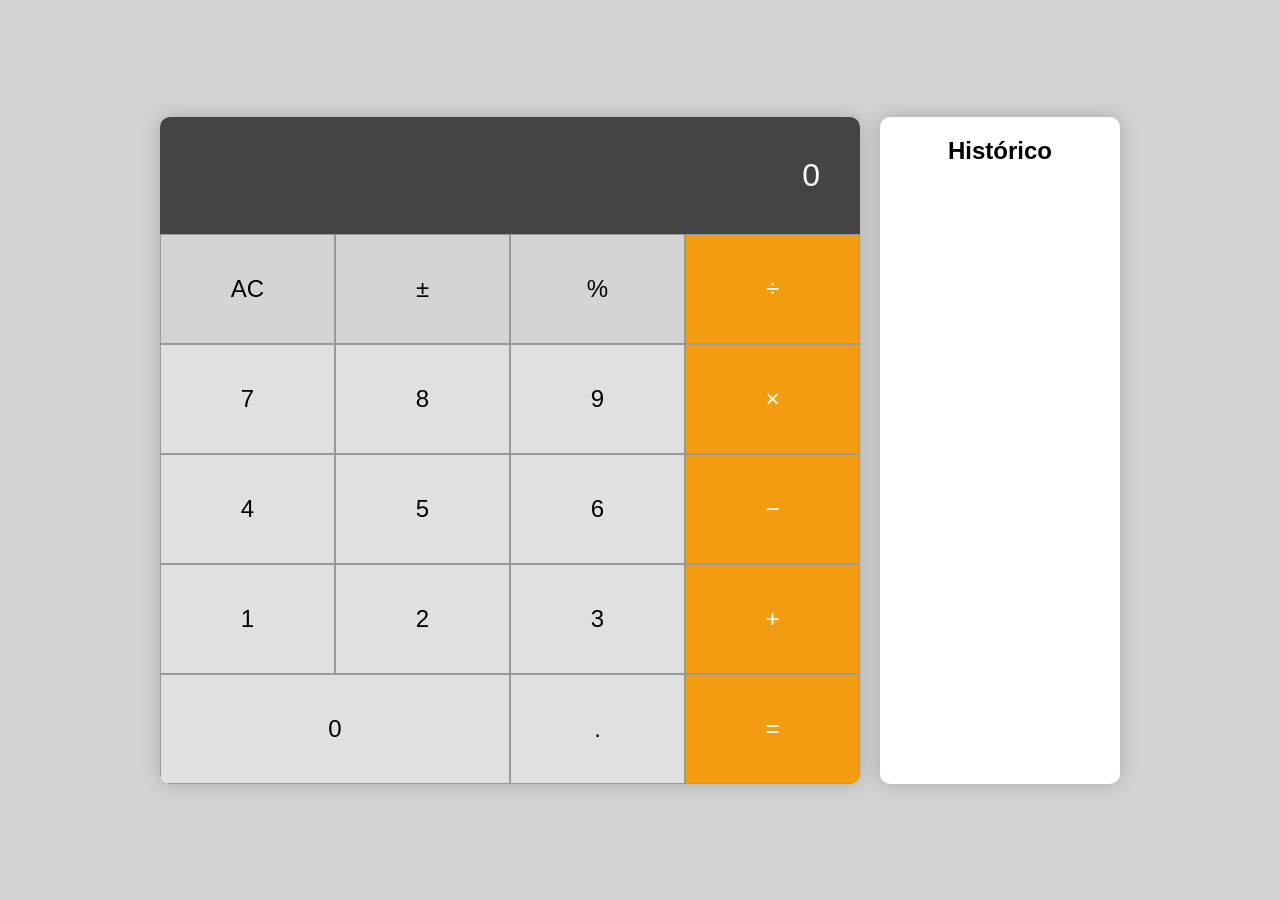
<file: index.html>
<!DOCTYPE html>
<html lang="en">
<head>
    <meta charset="UTF-8">
    <meta name="viewport" content="width=device-width, initial-scale=1.0">
    <title>iPhone Calculator</title>
    <link rel="stylesheet" href="calc.css">
</head>
<body>
    <div class="container">
        <div class="calculator">
            <div class="display">
                <div class="segundoNumero"></div>
                <div class="primeiroNumero"></div>
            </div>
            <div class="buttons">
                <button class="button function" id="clear">AC</button>
                <button class="button function" id="plus-minus">±</button>
                <button class="button function" id="percent">%</button>
                <button class="button operator" id="divide">÷</button>
                <button class="button number" value="7">7</button>
                <button class="button number" value="8">8</button>
                <button class="button number" value="9">9</button>
                <button class="button operator" id="multiply">×</button>
                <button class="button number" value="4">4</button>
                <button class="button number" value="5">5</button>
                <button class="button number" value="6">6</button>
                <button class="button operator" id="subtract">−</button>
                <button class="button number" value="1">1</button>
                <button class="button number" value="2">2</button>
                <button class="button number" value="3">3</button>
                <button class="button operator" id="add">+</button>
                <button class="button number zero" id="0">0</button>
                <button class="button number" id="decimal">.</button>
                <button class="button operator" id="equals">=</button>
            </div>
        </div>
        <div class="history">
            <h2>Histórico</h2>
            <ul id="history-list">
                <!-- Histórico de cálculos será adicionado aqui -->
            </ul>
        </div>
    </div>
    <script src="calc.js"></script>
</body>
</html>
</file>
<file: calc.css>
body {
    display: flex;
    justify-content: center;
    align-items: center;
    height: 100vh;
    background-color: #D3D3D3;
    margin: 0;
    font-family: 'Arial', sans-serif;
}

.container {
    display: flex;
}

.calculator {
    width: 700px;
    border-radius: 10px;
    overflow: hidden;
    box-shadow: 0 0 20px rgba(0, 0, 0, 0.2);
    margin-right: 20px;
}

.display {
    background-color: #444;
    color: white;
    text-align: right;
    padding: 40px;
    font-size: 2em;
}

.buttons {
    display: grid;
    grid-template-columns: repeat(4, 1fr);
}

.button {
    padding: 40px;
    border: 1px solid #999;
    text-align: center;
    font-size: 1.5em;
    cursor: pointer;
}

.button.function {
    background-color: #d4d4d2;
}

.button.operator {
    background-color: #f39c12;
    color: white;
}

.button.number {
    background-color: #e0e0e0;
}

.button.zero {
    grid-column: span 2;
}

.button:active {
    opacity: 0.7;
}

.history {
    width: 200px;
    background-color: #fff;
    border-radius: 10px;
    box-shadow: 0 0 20px rgba(0, 0, 0, 0.2);
    padding: 20px;
}

.history h2 {
    margin: 0 0 20px;
    font-size: 1.5em;
    text-align: center;
}

.history ul {
    list-style: none;
    padding: 0;
}

.history li {
    padding: 10px;
    border-bottom: 1px solid #ccc;
}

.history li:last-child {
    border-bottom: none;
}
</file>
